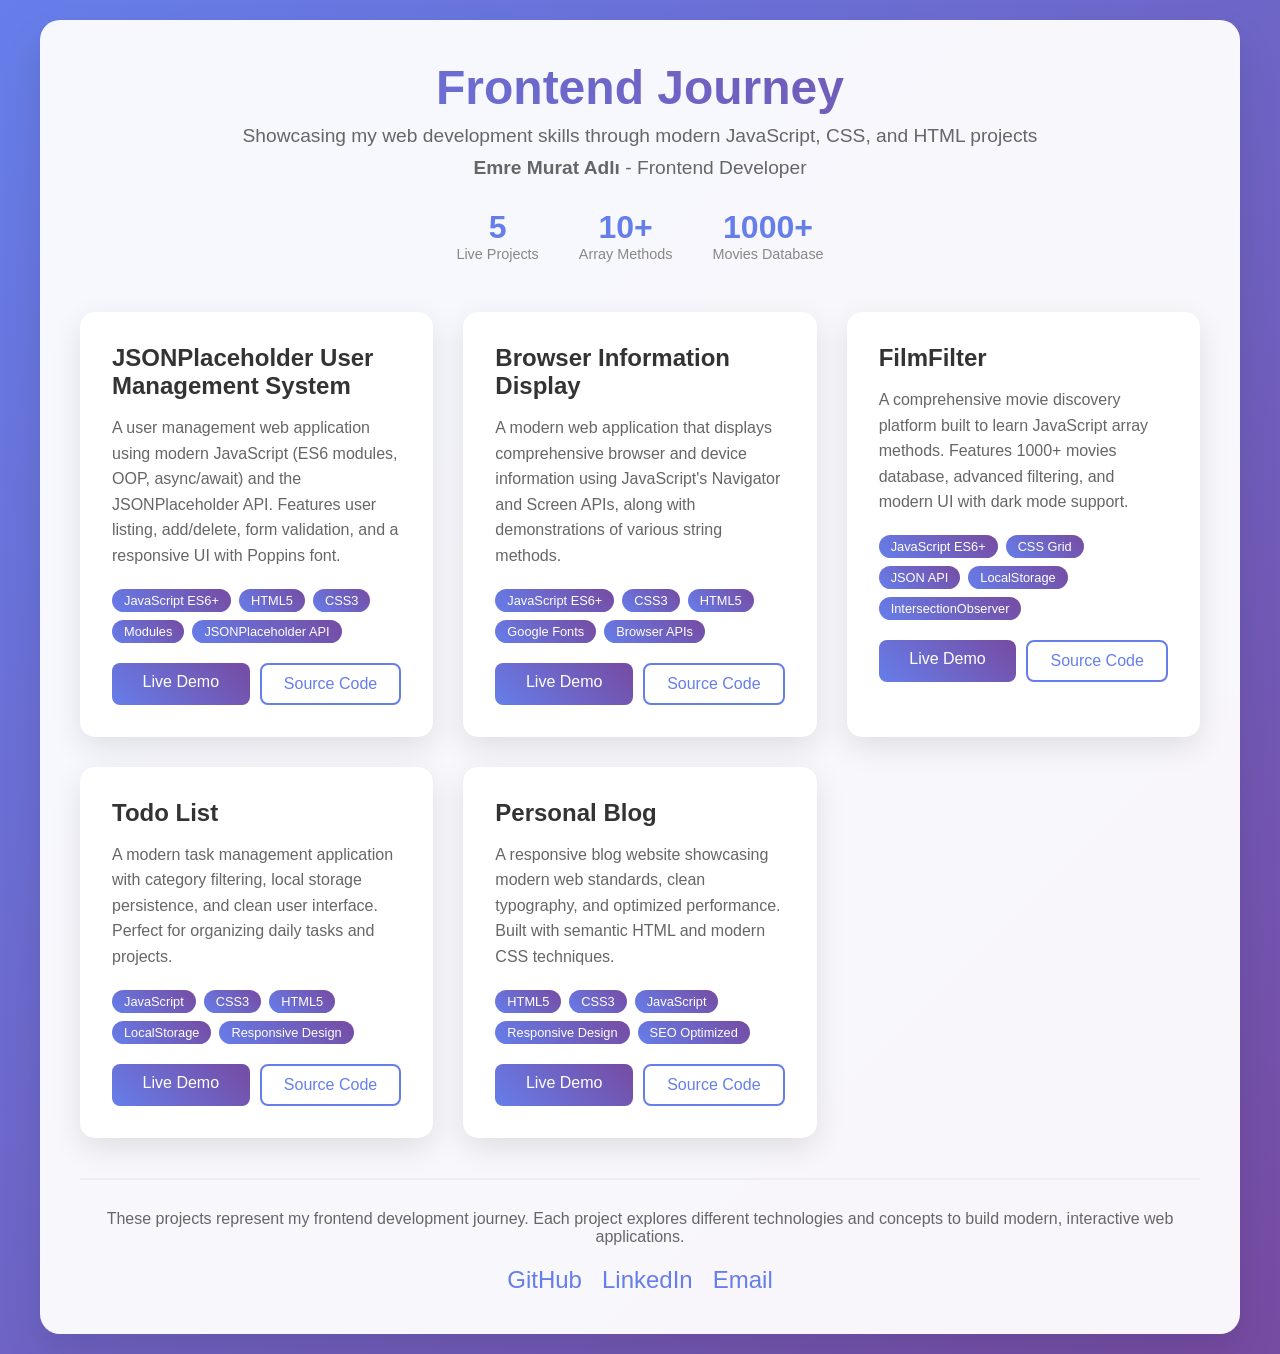
<file: index.html>
﻿<!DOCTYPE html>
<html lang="en">
<head>
    <meta charset="UTF-8">
    <meta name="viewport" content="width=device-width, initial-scale=1.0">
    <title>Frontend Journey - Emre Murat Adlı</title>
    <style>
        * { margin: 0; padding: 0; box-sizing: border-box; }
        body {
            font-family: 'Segoe UI', Tahoma, Geneva, Verdana, sans-serif;
            background: linear-gradient(135deg, #667eea 0%, #764ba2 100%);
            min-height: 100vh;
            padding: 20px;
        }
        .container {
            max-width: 1200px;
            margin: 0 auto;
            background: rgba(255, 255, 255, 0.95);
            border-radius: 20px;
            padding: 40px;
            box-shadow: 0 20px 40px rgba(0, 0, 0, 0.1);
        }
        .header { text-align: center; margin-bottom: 50px; }
        .header h1 {
            font-size: 3rem;
            color: #333;
            margin-bottom: 10px;
            background: linear-gradient(45deg, #667eea, #764ba2);
            -webkit-background-clip: text;
            -webkit-text-fill-color: transparent;
            background-clip: text;
        }
        .header p { font-size: 1.2rem; color: #666; margin-bottom: 10px; }
        .subtitle { font-size: 1rem; color: #888; margin-bottom: 30px; }
        .projects-grid { 
            display: grid;
            grid-template-columns: repeat(auto-fit, minmax(350px, 1fr));
            gap: 30px;
            margin-bottom: 40px;
        }
        .project-card {
            background: white;
            border-radius: 15px;
            padding: 30px;
            box-shadow: 0 10px 30px rgba(0, 0, 0, 0.1);
            transition: transform 0.3s ease, box-shadow 0.3s ease;
            border: 2px solid transparent;
        }
        .project-card:hover {
            transform: translateY(-5px);
            box-shadow: 0 20px 40px rgba(0, 0, 0, 0.15);
            border-color: #667eea;
        }
        .project-card h3 {
            font-size: 1.5rem;
            color: #333;
            margin-bottom: 15px;
            display: flex;
            align-items: center;
            gap: 10px;
        }
        .project-card p { color: #666; line-height: 1.6; margin-bottom: 20px; }
        .tech-stack {
            display: flex;
            flex-wrap: wrap;
            gap: 8px;
            margin-bottom: 20px;
        }
        .tech-tag {
            background: linear-gradient(45deg, #667eea, #764ba2);
            color: white;
            padding: 4px 12px;
            border-radius: 20px;
            font-size: 0.8rem;
            font-weight: 500;
        }
        .project-links { display: flex; gap: 10px; flex-wrap: wrap; }
        .btn {
            padding: 10px 20px;
            border-radius: 8px;
            text-decoration: none;
            font-weight: 500;
            transition: all 0.3s ease;
            text-align: center;
            flex: 1;
            min-width: 120px;
        }
        .btn-primary {
            background: linear-gradient(45deg, #667eea, #764ba2);
            color: white;
        }
        .btn-primary:hover {
            transform: translateY(-2px);
            box-shadow: 0 5px 15px rgba(102, 126, 234, 0.4);
        }
        .btn-secondary {
            background: transparent;
            color: #667eea;
            border: 2px solid #667eea;
        }
        .btn-secondary:hover { background: #667eea; color: white; }
        .footer {
            text-align: center;
            margin-top: 40px;
            padding-top: 30px;
            border-top: 2px solid #eee;
        }
        .footer p { color: #666; margin-bottom: 20px; }
        .social-links {
            display: flex;
            justify-content: center;
            gap: 20px;
        }
        .social-links a {
            color: #667eea;
            font-size: 1.5rem;
            text-decoration: none;
            transition: transform 0.3s ease;
        }
        .social-links a:hover { transform: scale(1.2); }
        .stats {
            display: flex;
            justify-content: center;
            gap: 40px;
            margin: 30px 0;
            flex-wrap: wrap;
        }
        .stat { text-align: center; }
        .stat-number {
            font-size: 2rem;
            font-weight: bold;
            color: #667eea;
        }
        .stat-label { font-size: 0.9rem; color: #888; }
        @media (max-width: 768px) {
            .header h1 { font-size: 2rem; }
            .projects-grid { grid-template-columns: 1fr; }
            .project-links { flex-direction: column; }
            .stats { gap: 20px; }
        }
    </style>
</head>
<body>
    <div class="container">
        <div class="header">
            <h1>Frontend Journey</h1>
            <p>Showcasing my web development skills through modern JavaScript, CSS, and HTML projects</p>
            <p class="subtitle"><strong>Emre Murat Adlı</strong> - Frontend Developer</p>
            <div class="stats">
                <div class="stat">
                    <div class="stat-number">5</div>
                    <div class="stat-label">Live Projects</div>
                </div>
                <div class="stat">
                    <div class="stat-number">10+</div>
                    <div class="stat-label">Array Methods</div>
                </div>
                <div class="stat">
                    <div class="stat-number">1000+</div>
                    <div class="stat-label">Movies Database</div>
                </div>
            </div>
        </div>
        <div class="projects-grid">
            <div class="project-card">
                <h3>JSONPlaceholder User Management System</h3>
                <p>A user management web application using modern JavaScript (ES6 modules, OOP, async/await) and the JSONPlaceholder API. Features user listing, add/delete, form validation, and a responsive UI with Poppins font.</p>
                <div class="tech-stack">
                    <span class="tech-tag">JavaScript ES6+</span>
                    <span class="tech-tag">HTML5</span>
                    <span class="tech-tag">CSS3</span>
                    <span class="tech-tag">Modules</span>
                    <span class="tech-tag">JSONPlaceholder API</span>
                </div>
                <div class="project-links">
                    <a href="js-modules-api-project/" class="btn btn-primary">Live Demo</a>
                    <a href="https://github.com/emremuratadli/frontend-journey/tree/main/js-modules-api-project" class="btn btn-secondary">Source Code</a>
                </div>
            </div>
            <div class="project-card">
                <h3>Browser Information Display</h3>
                <p>A modern web application that displays comprehensive browser and device information using JavaScript's Navigator and Screen APIs, along with demonstrations of various string methods.</p>
                <div class="tech-stack">
                    <span class="tech-tag">JavaScript ES6+</span>
                    <span class="tech-tag">CSS3</span>
                    <span class="tech-tag">HTML5</span>
                    <span class="tech-tag">Google Fonts</span>
                    <span class="tech-tag">Browser APIs</span>
                </div>
                <div class="project-links">
                    <a href="browser-info-project/" class="btn btn-primary">Live Demo</a>
                    <a href="https://github.com/emremuratadli/frontend-journey/tree/main/browser-info-project" class="btn btn-secondary">Source Code</a>
                </div>
            </div>
            <div class="project-card">
                <h3>FilmFilter</h3>
                <p>A comprehensive movie discovery platform built to learn JavaScript array methods. Features 1000+ movies database, advanced filtering, and modern UI with dark mode support.</p>
                <div class="tech-stack">
                    <span class="tech-tag">JavaScript ES6+</span>
                    <span class="tech-tag">CSS Grid</span>
                    <span class="tech-tag">JSON API</span>
                    <span class="tech-tag">LocalStorage</span>
                    <span class="tech-tag">IntersectionObserver</span>
                </div>
                <div class="project-links">
                    <a href="film-filter-project/" class="btn btn-primary">Live Demo</a>
                    <a href="https://github.com/emremuratadli/frontend-journey/tree/main/film-filter-project" class="btn btn-secondary">Source Code</a>
                </div>
            </div>
            <div class="project-card">
                <h3>Todo List</h3>
                <p>A modern task management application with category filtering, local storage persistence, and clean user interface. Perfect for organizing daily tasks and projects.</p>
                <div class="tech-stack">
                    <span class="tech-tag">JavaScript</span>
                    <span class="tech-tag">CSS3</span>
                    <span class="tech-tag">HTML5</span>
                    <span class="tech-tag">LocalStorage</span>
                    <span class="tech-tag">Responsive Design</span>
                </div>
                <div class="project-links">
                    <a href="todo-list-project/" class="btn btn-primary">Live Demo</a>
                    <a href="https://github.com/emremuratadli/frontend-journey/tree/main/todo-list-project" class="btn btn-secondary">Source Code</a>
                </div>
            </div>
            <div class="project-card">
                <h3>Personal Blog</h3>
                <p>A responsive blog website showcasing modern web standards, clean typography, and optimized performance. Built with semantic HTML and modern CSS techniques.</p>
                <div class="tech-stack">
                    <span class="tech-tag">HTML5</span>
                    <span class="tech-tag">CSS3</span>
                    <span class="tech-tag">JavaScript</span>
                    <span class="tech-tag">Responsive Design</span>
                    <span class="tech-tag">SEO Optimized</span>
                </div>
                <div class="project-links">
                    <a href="my-blog-project/" class="btn btn-primary">Live Demo</a>
                    <a href="https://github.com/emremuratadli/frontend-journey/tree/main/my-blog-project" class="btn btn-secondary">Source Code</a>
                </div>
            </div>
        </div>
        <div class="footer">
            <p>These projects represent my frontend development journey. Each project explores different technologies and concepts to build modern, interactive web applications.</p>
            <div class="social-links">
                <a href="https://github.com/emremuratadli" title="GitHub" target="_blank">GitHub</a>
                <a href="#" title="LinkedIn" target="_blank">LinkedIn</a>
                <a href="#" title="Email" target="_blank">Email</a>
            </div>
        </div>
    </div>
</body>
</html>
</file>
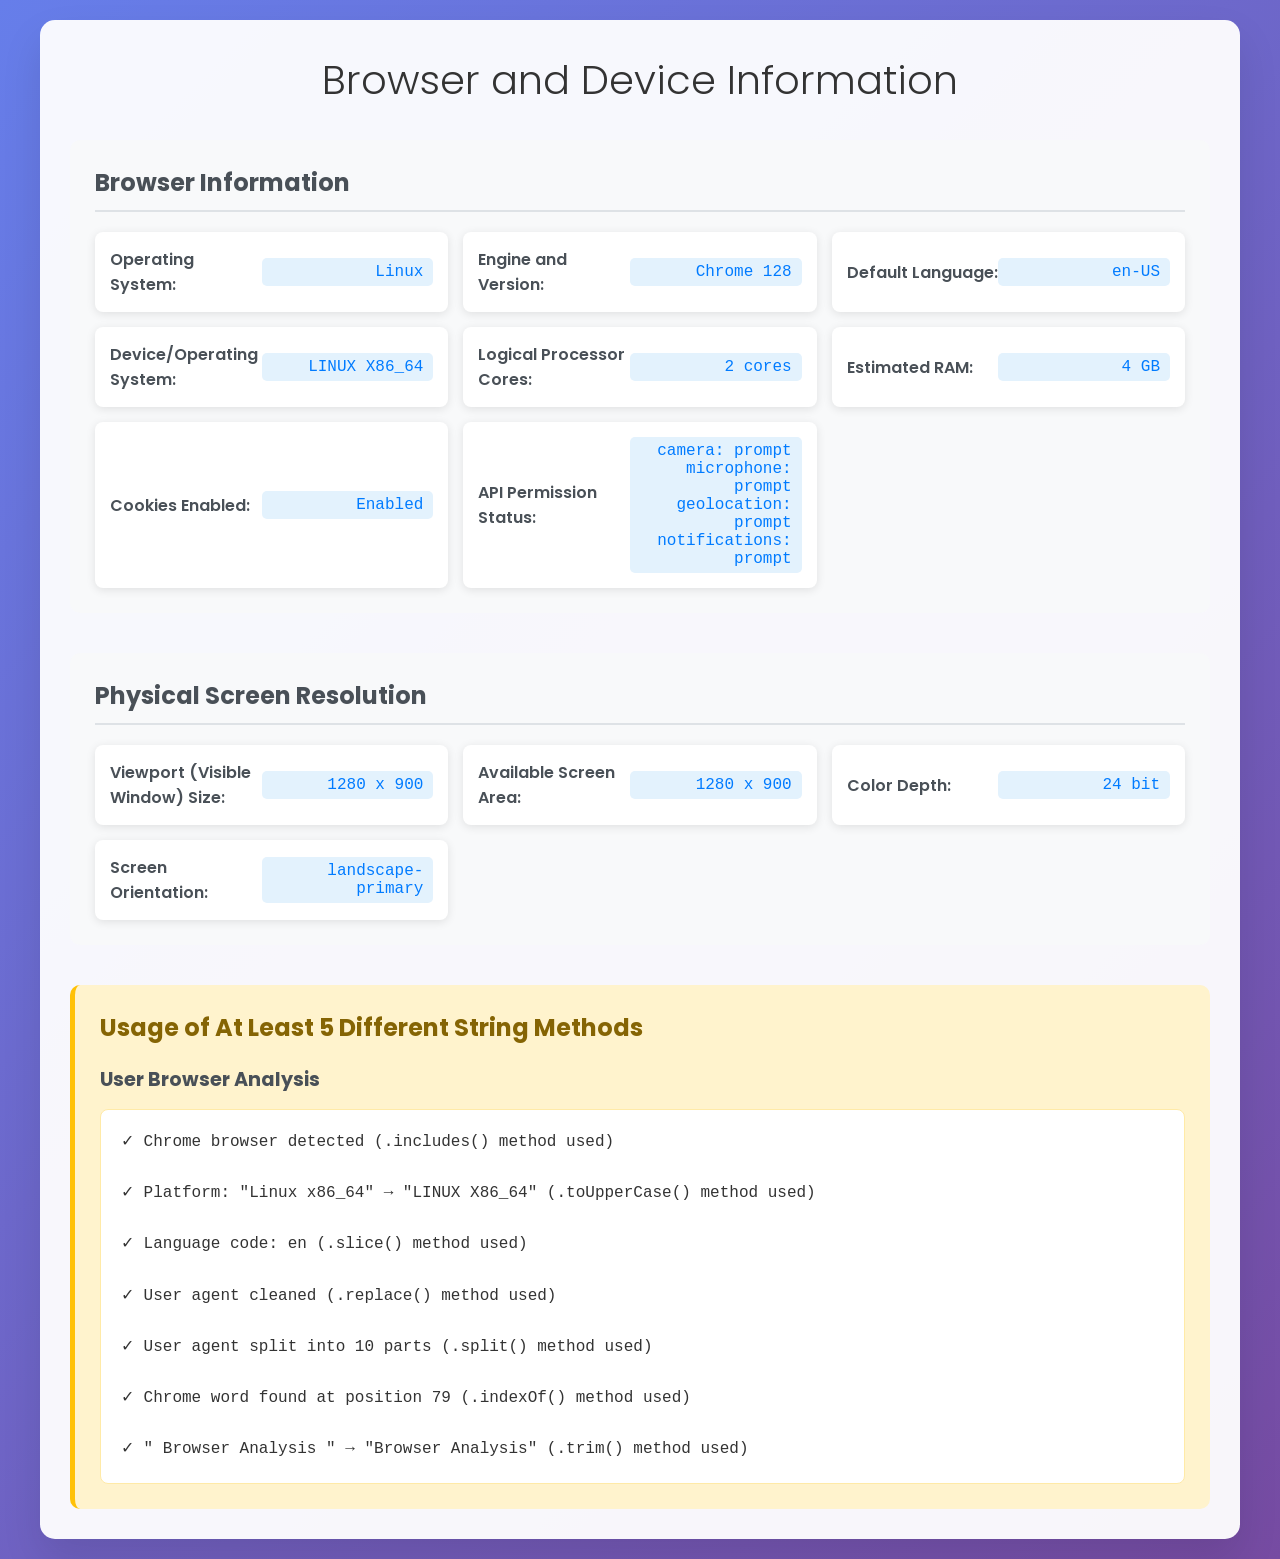
<file: browser-info-project/index.html>
<!DOCTYPE html>
<html lang="en">
<head>
    <meta charset="UTF-8">
    <meta name="viewport" content="width=device-width, initial-scale=1.0">
    <title>Browser and Device Information Display</title>
    <link rel="stylesheet" href="style.css">
</head>
<body>
    <div class="container">
        <h1>Browser and Device Information</h1>
        
        <div class="info-section">
            <h2>Browser Information</h2>
            <div class="info-grid">
                <div class="info-item">
                    <span class="label">Operating System:</span>
                    <span id="os-info" class="value">-</span>
                </div>
                <div class="info-item">
                    <span class="label">Engine and Version:</span>
                    <span id="browser-info" class="value">-</span>
                </div>
                <div class="info-item">
                    <span class="label">Default Language:</span>
                    <span id="language-info" class="value">-</span>
                </div>
                <div class="info-item">
                    <span class="label">Device/Operating System:</span>
                    <span id="device-info" class="value">-</span>
                </div>
                <div class="info-item">
                    <span class="label">Logical Processor Cores:</span>
                    <span id="cpu-info" class="value">-</span>
                </div>
                <div class="info-item">
                    <span class="label">Estimated RAM:</span>
                    <span id="ram-info" class="value">-</span>
                </div>
                <div class="info-item">
                    <span class="label">Cookies Enabled:</span>
                    <span id="cookies-info" class="value">-</span>
                </div>
                <div class="info-item">
                    <span class="label">API Permission Status:</span>
                    <span id="permissions-info" class="value">-</span>
                </div>
            </div>
        </div>

        <div class="info-section">
            <h2>Physical Screen Resolution</h2>
            <div class="info-grid">
                <div class="info-item">
                    <span class="label">Viewport (Visible Window) Size:</span>
                    <span id="viewport-info" class="value">-</span>
                </div>
                <div class="info-item">
                    <span class="label">Available Screen Area:</span>
                    <span id="available-screen-info" class="value">-</span>
                </div>
                <div class="info-item">
                    <span class="label">Color Depth:</span>
                    <span id="color-depth-info" class="value">-</span>
                </div>
                <div class="info-item">
                    <span class="label">Screen Orientation:</span>
                    <span id="orientation-info" class="value">-</span>
                </div>
            </div>
        </div>

        <div class="string-demo">
            <h2>Usage of At Least 5 Different String Methods</h2>
            <div class="demo-item">
                <h3>User Browser Analysis</h3>
                <p id="string-demo-result">-</p>
            </div>
        </div>
    </div>

    <script src="script.js"></script>
</body>
</html>
</file>
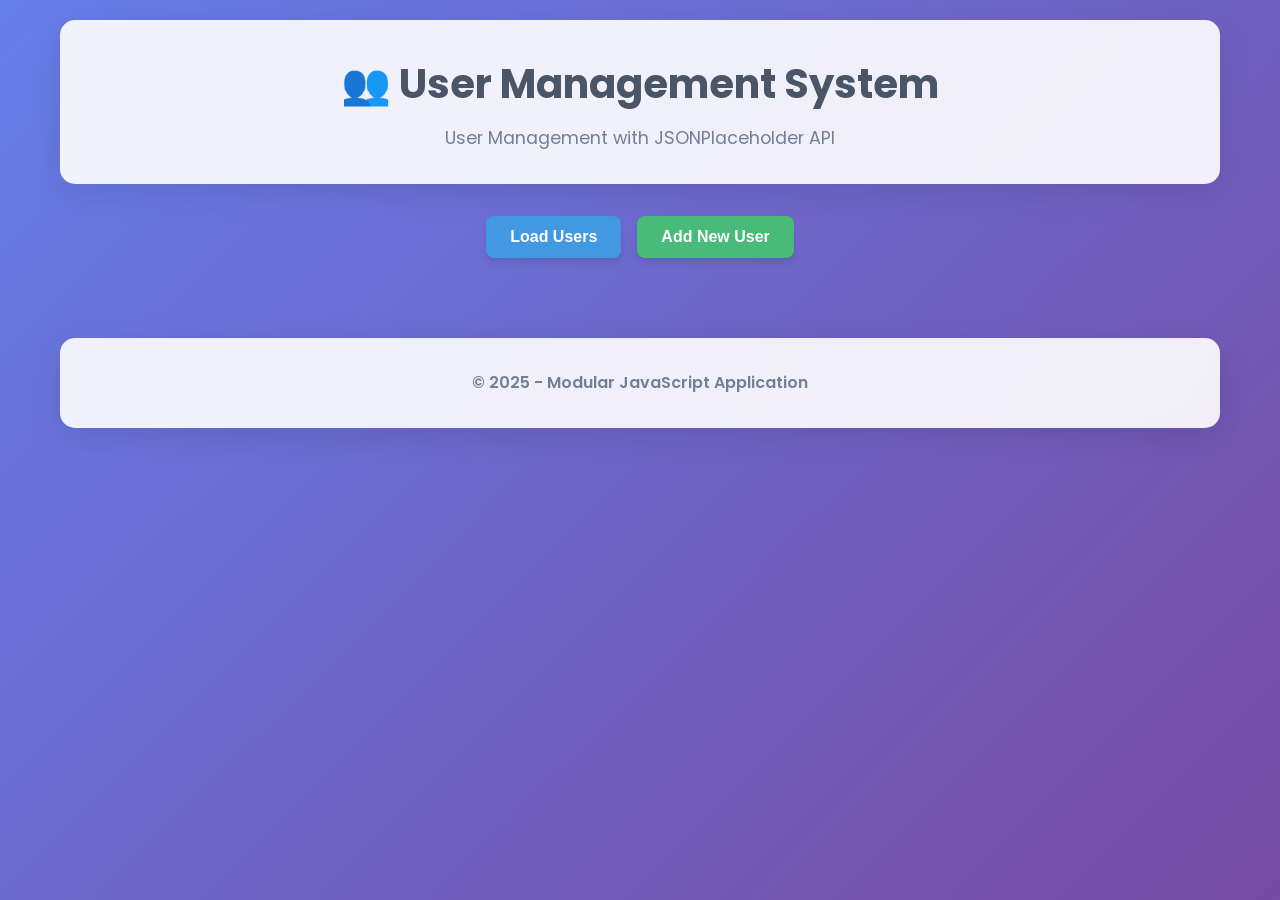
<file: js-modules-api-project/index.html>
<!DOCTYPE html>
<html lang="en">
<head>
    <meta charset="UTF-8">
    <meta name="viewport" content="width=device-width, initial-scale=1.0">
    <title>JSONPlaceholder User Manager</title>
    <link rel="stylesheet" href="style.css">
</head>
<body>
    <div class="container">
        <header>
            <h1>👥 User Management System</h1>
            <p>User Management with JSONPlaceholder API</p>
        </header>

        <main>
            <section class="controls">
                <button id="loadUsersBtn" class="btn btn-primary">Load Users</button>
                <button id="addUserBtn" class="btn btn-success">Add New User</button>
                <div class="loading" id="loading" style="display: none;">
                    <div class="spinner"></div>
                    <span>Loading...</span>
                </div>
            </section>

            <section class="user-form" id="userForm" style="display: none;">
                <h3>Create New User</h3>
                <form id="createUserForm">
                    <div class="form-group">
                        <label for="userName">Name:</label>
                        <input type="text" id="userName" name="name" required>
                    </div>
                    <div class="form-group">
                        <label for="userEmail">Email:</label>
                        <input type="email" id="userEmail" name="email" required>
                    </div>
                    <div class="form-group">
                        <label for="userPhone">Phone:</label>
                        <input type="tel" id="userPhone" name="phone" required>
                    </div>
                    <div class="form-group">
                        <label for="userWebsite">Website:</label>
                        <input type="url" id="userWebsite" name="website" required>
                    </div>
                    <div class="form-actions">
                        <button type="submit" class="btn btn-success">Save</button>
                        <button type="button" id="cancelBtn" class="btn btn-secondary">Cancel</button>
                    </div>
                </form>
            </section>

            <section class="users-container">
                <div id="usersGrid" class="users-grid">
                    <!-- Users will be displayed here -->
                </div>
            </section>
        </main>

        <footer>
            <p>&copy; 2025 - Modular JavaScript Application</p>
        </footer>
    </div>

    <script type="module" src="script.js"></script>
</body>
</html>
</file>
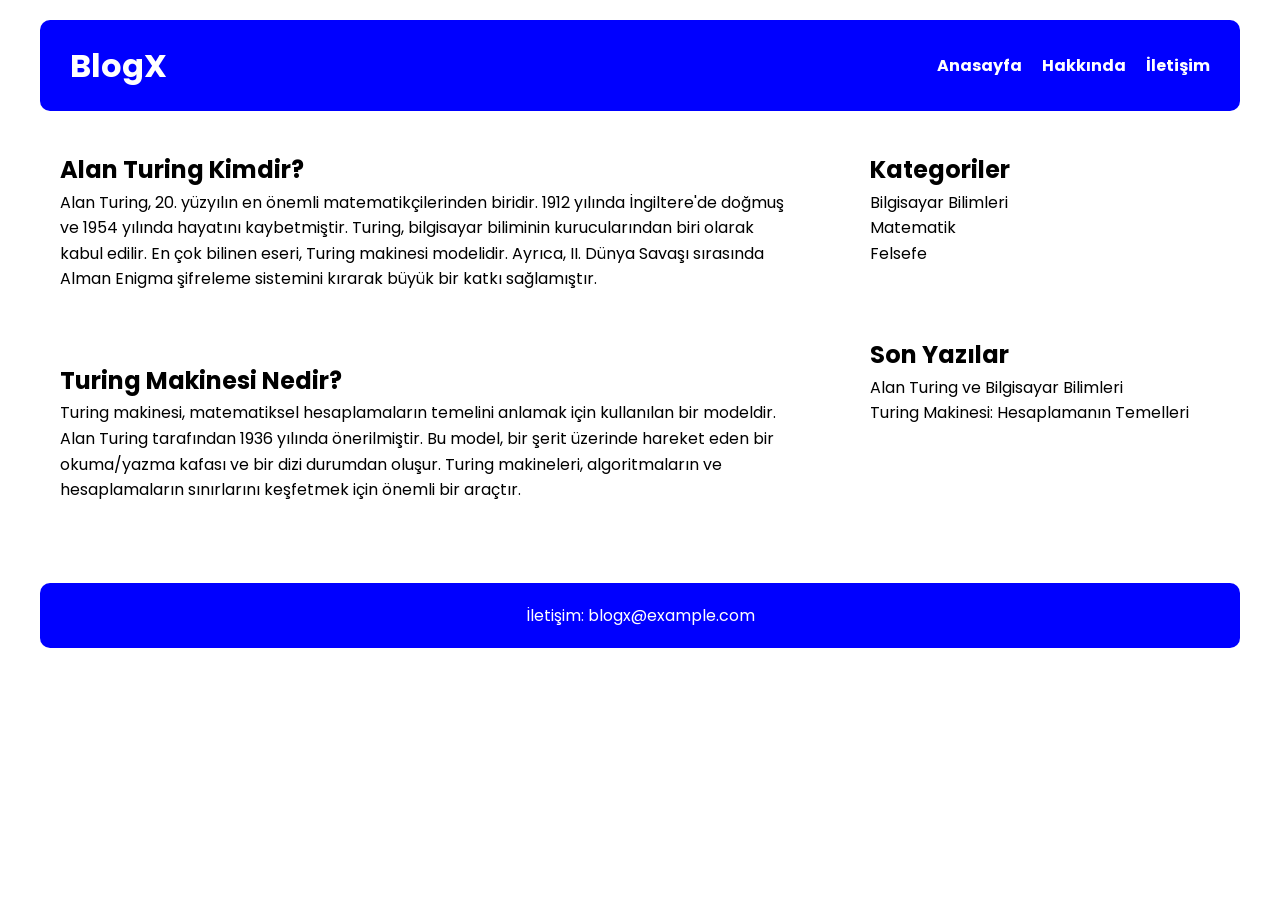
<file: my-blog-project/index.html>
<!DOCTYPE html>
<html lang="tr">
  <head>
    <meta charset="UTF-8" />
    <meta name="viewport" content="width=device-width, initial-scale=1.0" />
    <title>BlogX</title>
    <link
      href="https://fonts.googleapis.com/css2?family=Poppins&display=swap"
      rel="stylesheet"
    />
    <link rel="stylesheet" href="style.css" />
  </head>
  <body>
    <!-- Header section start -->
    <header>
      <h1>BlogX</h1>
      <nav>
        <a href="#">Anasayfa</a>
        <a href="#">Hakkında</a>
        <a href="#">İletişim</a>
      </nav>
    </header>
    <!-- Header section end -->

    <div class="content">
      <!-- Main section start -->
      <main>
        <section>
          <h2>Alan Turing Kimdir?</h2>
          <article>
            Alan Turing, 20. yüzyılın en önemli matematikçilerinden biridir. 1912
          yılında İngiltere'de doğmuş ve 1954 yılında hayatını kaybetmiştir.
          Turing, bilgisayar biliminin kurucularından biri olarak kabul edilir.
          En çok bilinen eseri, Turing makinesi modelidir. Ayrıca, II. Dünya
          Savaşı sırasında Alman Enigma şifreleme sistemini kırarak büyük bir
          katkı sağlamıştır.
          </article>
        </section>
        <section>
          <h2>Turing Makinesi Nedir?</h2>
          <article>
          Turing makinesi, matematiksel hesaplamaların temelini anlamak için
          kullanılan bir modeldir. Alan Turing tarafından 1936 yılında
          önerilmiştir. Bu model, bir şerit üzerinde hareket eden bir
          okuma/yazma kafası ve bir dizi durumdan oluşur. Turing makineleri,
          algoritmaların ve hesaplamaların sınırlarını keşfetmek için önemli bir
          araçtır.
          </article>
        </section>
      </main>
      <!-- Main section end -->
      <!-- Aside section start -->
      <aside>
        <section>
          <h2>Kategoriler</h2>
          <article>Bilgisayar Bilimleri</article>
          <article>Matematik</article>
          <article>Felsefe</article>
        </section>
        <section>
          <h2>Son Yazılar</h2>
          <article>Alan Turing ve Bilgisayar Bilimleri</article>
          <article>Turing Makinesi: Hesaplamanın Temelleri</article>
        </section>
      </aside>
      <!-- Aside section end -->
    </div>
    <!-- Footer section start -->
    <footer>
      <article>
        İletişim: blogx@example.com
       </article>
    </footer>
    <!-- Footer section end -->
  </body>
</html>
</file>
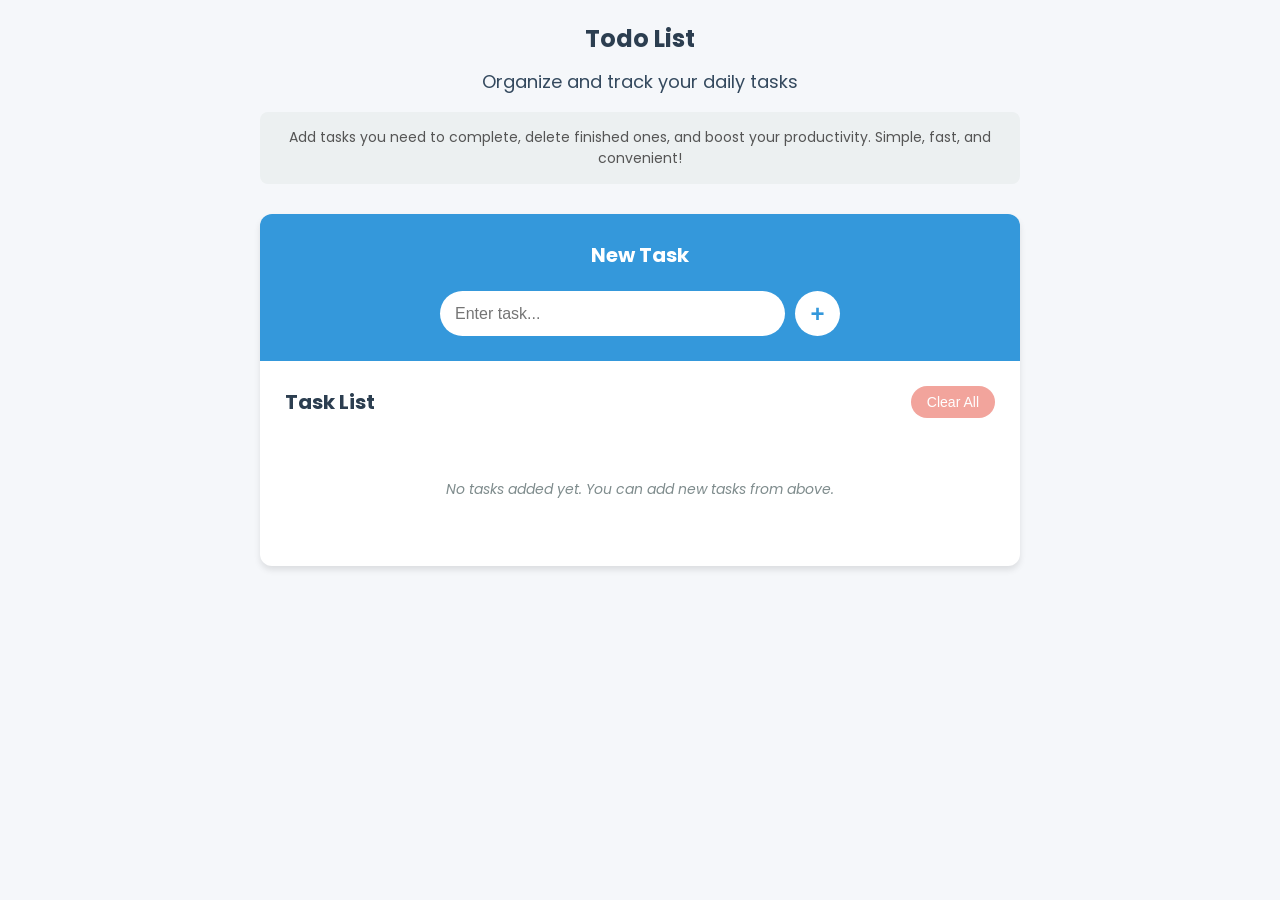
<file: todo-list-project/index.html>
<!DOCTYPE html>
<html lang="en">
<head>
    <meta charset="UTF-8">
    <meta name="viewport" content="width=device-width, initial-scale=1.0">
    <title>Todo List - Task Manager</title>
    <link rel="preconnect" href="https://fonts.googleapis.com">
    <link rel="preconnect" href="https://fonts.gstatic.com" crossorigin>
    <link href="https://fonts.googleapis.com/css2?family=Poppins:wght@300;400;500;600;700&display=swap" rel="stylesheet">
    <link rel="stylesheet" href="style.css">
</head>
<body>
    <div class="container">
        <header>
            <h1>Todo List</h1>
            <p class="subtitle">Organize and track your daily tasks</p>
            <p class="description">Add tasks you need to complete, delete finished ones, and boost your productivity. Simple, fast, and convenient!</p>
        </header>

        <div class="todo-app">
            <div class="task-section">
                <h2>New Task</h2>
                <div class="input-container">
                    <input type="text" id="taskInput" placeholder="Enter task...">
                    <button id="addBtn" class="add-btn">+</button>
                </div>
            </div>

            <div class="todo-section">
                <div class="section-header">
                    <h2>Task List</h2>
                    <button id="clearAllBtn" class="clear-btn">Clear All</button>
                </div>
                
                <ul id="todoList" class="todo-list">
                    <!-- Tasks will be dynamically added here -->
                </ul>
                
                <div id="emptyState" class="empty-state">
                    <p>No tasks added yet. You can add new tasks from above.</p>
                </div>
            </div>
        </div>
    </div>

    <script src="script.js"></script>
</body>
</html>
</file>
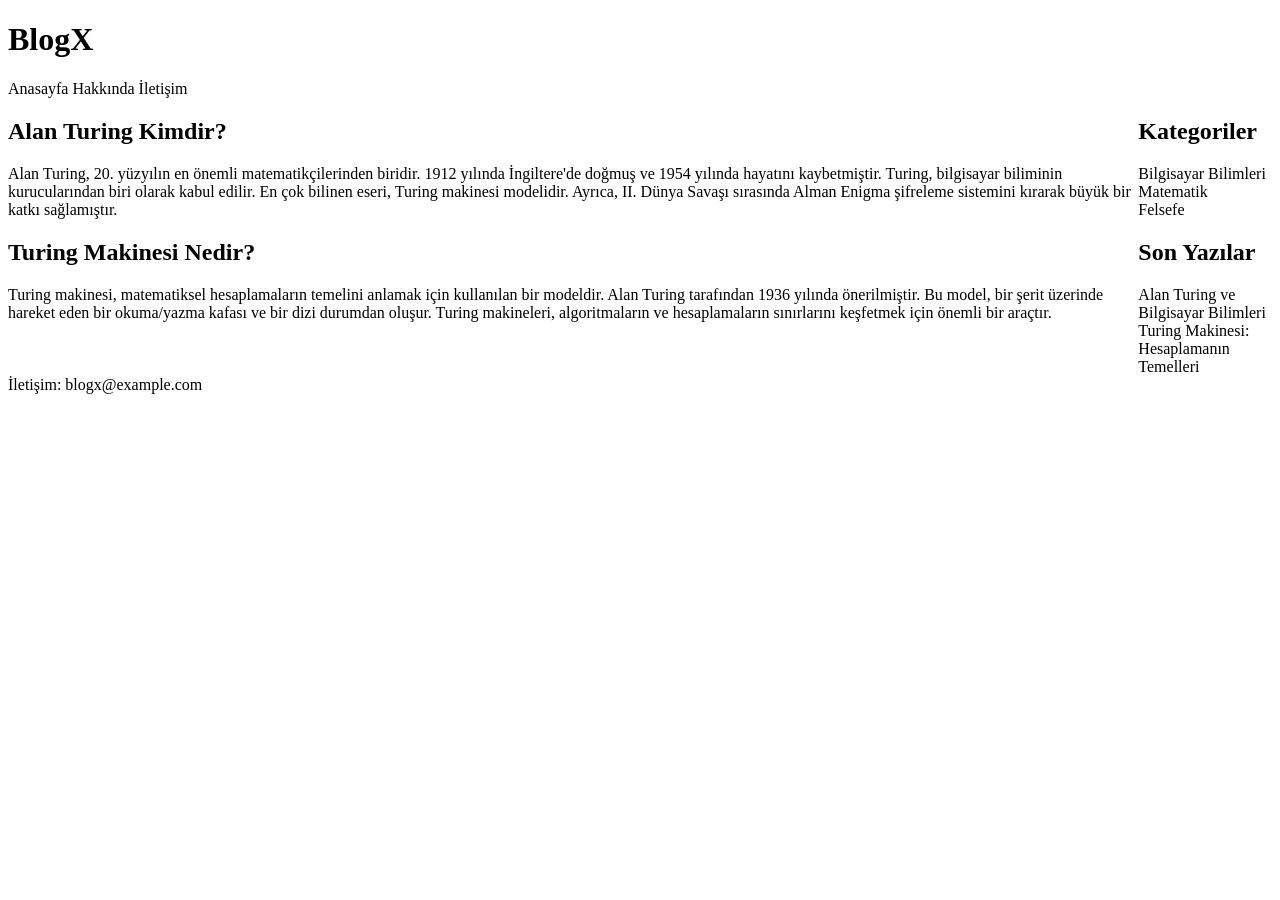
<file: my-blog-project/blog-template.html>
<!DOCTYPE html>
<html lang="en">
  <head>
    <meta charset="UTF-8" />
    <meta name="viewport" content="width=device-width, initial-scale=1.0" />
    <title>BlogX</title>
  </head>
  <body>
    <!-- Header section start -->
    <header>
      <h1>BlogX</h1>
      <nav>Anasayfa Hakkında İletişim</nav>
    </header>
    <!-- Header section end -->
    <div style="display: flex;">
        <!-- Main section start -->
    <main>
      <section>
        <h2>Alan Turing Kimdir?</h2>
        <article>
          Alan Turing, 20. yüzyılın en önemli matematikçilerinden biridir. 1912
          yılında İngiltere'de doğmuş ve 1954 yılında hayatını kaybetmiştir.
          Turing, bilgisayar biliminin kurucularından biri olarak kabul edilir.
          En çok bilinen eseri, Turing makinesi modelidir. Ayrıca, II. Dünya
          Savaşı sırasında Alman Enigma şifreleme sistemini kırarak büyük bir
          katkı sağlamıştır.
        </article>
      </section>
      <section>
        <h2>Turing Makinesi Nedir?</h2>
        <article>
          Turing makinesi, matematiksel hesaplamaların temelini anlamak için
          kullanılan bir modeldir. Alan Turing tarafından 1936 yılında
          önerilmiştir. Bu model, bir şerit üzerinde hareket eden bir
          okuma/yazma kafası ve bir dizi durumdan oluşur. Turing makineleri,
          algoritmaların ve hesaplamaların sınırlarını keşfetmek için önemli bir
          araçtır.
        </article>
      </section>
    </main>
    <!-- Main section end -->
    <!-- Aside section start -->
    <aside>
      <section>
        <h2>Kategoriler</h2>
        <article>Bilgisayar Bilimleri</article>
        <article>Matematik</article>
        <article>Felsefe</article>
      </section>
      <section>
        <h2>Son Yazılar</h2>
        <article>Alan Turing ve Bilgisayar Bilimleri</article>
        <article>Turing Makinesi: Hesaplamanın Temelleri</article>
      </section>
    </aside>
    <!-- aside section end -->
    </div>
    <!-- footer section start -->
    <footer>
       <article>
        İletişim: blogx@example.com
       </article>
   </footer>
    <!-- footer section end -->
  </body>
</html>
</file>
<file: browser-info-project/style.css>
@import url('https://fonts.googleapis.com/css2?family=Poppins:wght@300;400;500;600;700&display=swap');

* {
    margin: 0;
    padding: 0;
    box-sizing: border-box;
}

body {
    font-family: 'Poppins', sans-serif;
    background: linear-gradient(135deg, #667eea 0%, #764ba2 100%);
    min-height: 100vh;
    padding: 20px;
}

.container {
    max-width: 1200px;
    margin: 0 auto;
    background: rgba(255, 255, 255, 0.95);
    border-radius: 15px;
    padding: 30px;
    box-shadow: 0 20px 40px rgba(0, 0, 0, 0.1);
}

h1 {
    text-align: center;
    color: #333;
    margin-bottom: 30px;
    font-size: 2.5rem;
    font-weight: 300;
}

.info-section {
    margin-bottom: 40px;
    background: #f8f9fa;
    border-radius: 10px;
    padding: 25px;
}

.info-section h2 {
    color: #495057;
    margin-bottom: 20px;
    font-size: 1.5rem;
    border-bottom: 2px solid #dee2e6;
    padding-bottom: 10px;
}

.info-grid {
    display: grid;
    grid-template-columns: repeat(auto-fit, minmax(300px, 1fr));
    gap: 15px;
}

.info-item {
    background: white;
    padding: 15px;
    border-radius: 8px;
    box-shadow: 0 2px 10px rgba(0, 0, 0, 0.1);
    display: flex;
    justify-content: space-between;
    align-items: center;
}

.label {
    font-weight: 600;
    color: #495057;
    flex: 1;
}

.value {
    color: #007bff;
    font-weight: 500;
    background: #e3f2fd;
    padding: 5px 10px;
    border-radius: 5px;
    font-family: 'Courier New', monospace;
    flex: 1;
    text-align: right;
}

.string-demo {
    background: #fff3cd;
    border-radius: 10px;
    padding: 25px;
    border-left: 5px solid #ffc107;
}

.string-demo h2 {
    color: #856404;
    margin-bottom: 20px;
    font-size: 1.5rem;
}

.demo-item h3 {
    color: #495057;
    margin-bottom: 15px;
    font-size: 1.2rem;
}

#string-demo-result {
    background: white;
    padding: 20px;
    border-radius: 8px;
    border: 1px solid #ffeaa7;
    font-family: 'Courier New', monospace;
    line-height: 1.6;
    color: #333;
}

/* Responsive Design */
@media (max-width: 768px) {
    .container {
        padding: 20px;
        margin: 10px;
    }
    
    h1 {
        font-size: 2rem;
    }
    
    .info-grid {
        grid-template-columns: 1fr;
    }
    
    .info-item {
        flex-direction: column;
        align-items: flex-start;
        gap: 10px;
    }
    
    .value {
        text-align: left;
        width: 100%;
    }
}

/* Loading Animation */
.loading {
    opacity: 0.6;
    animation: pulse 1.5s infinite;
}

@keyframes pulse {
    0% { opacity: 0.6; }
    50% { opacity: 1; }
    100% { opacity: 0.6; }
}
</file>
<file: js-modules-api-project/style.css>
/* Reset and Base Styles */
@import url('https://fonts.googleapis.com/css2?family=Poppins:wght@400;600;700&display=swap');
* {
    margin: 0;
    padding: 0;
    box-sizing: border-box;
}

body {
    font-family: 'Poppins', 'Segoe UI', Tahoma, Geneva, Verdana, sans-serif;
    line-height: 1.6;
    color: #333;
    background: linear-gradient(135deg, #667eea 0%, #764ba2 100%);
    min-height: 100vh;
}

.container {
    max-width: 1200px;
    margin: 0 auto;
    padding: 20px;
}

/* Header Styles */
header {
    text-align: center;
    margin-bottom: 2rem;
    background: rgba(255, 255, 255, 0.9);
    padding: 2rem;
    border-radius: 15px;
    box-shadow: 0 8px 32px rgba(0, 0, 0, 0.1);
    backdrop-filter: blur(10px);
}

header h1 {
    color: #4a5568;
    margin-bottom: 0.5rem;
    font-size: 2.5rem;
    font-weight: 700;
}

header p {
    color: #718096;
    font-size: 1.1rem;
}

/* Controls Section */
.controls {
    display: flex;
    gap: 1rem;
    margin-bottom: 2rem;
    align-items: center;
    justify-content: center;
    flex-wrap: wrap;
}

.btn {
    padding: 12px 24px;
    border: none;
    border-radius: 8px;
    cursor: pointer;
    font-size: 1rem;
    font-weight: 600;
    transition: all 0.3s ease;
    text-decoration: none;
    display: inline-block;
    box-shadow: 0 4px 6px rgba(0, 0, 0, 0.1);
}

.btn:hover {
    transform: translateY(-2px);
    box-shadow: 0 6px 12px rgba(0, 0, 0, 0.15);
}

.btn-primary {
    background: #4299e1;
    color: white;
}

.btn-primary:hover {
    background: #3182ce;
}

.btn-success {
    background: #48bb78;
    color: white;
}

.btn-success:hover {
    background: #38a169;
}

.btn-secondary {
    background: #a0aec0;
    color: white;
}

.btn-secondary:hover {
    background: #718096;
}

.btn-danger {
    background: #f56565;
    color: white;
}

.btn-danger:hover {
    background: #e53e3e;
}

/* Loading Animation */
.loading {
    display: flex;
    align-items: center;
    gap: 10px;
    color: #4a5568;
    font-weight: 600;
}

.spinner {
    width: 20px;
    height: 20px;
    border: 2px solid #e2e8f0;
    border-top: 2px solid #4299e1;
    border-radius: 50%;
    animation: spin 1s linear infinite;
}

@keyframes spin {
    0% { transform: rotate(0deg); }
    100% { transform: rotate(360deg); }
}

/* Form Styles */
.user-form {
    background: rgba(255, 255, 255, 0.95);
    padding: 2rem;
    border-radius: 15px;
    margin-bottom: 2rem;
    box-shadow: 0 8px 32px rgba(0, 0, 0, 0.1);
    backdrop-filter: blur(10px);
}

.user-form h3 {
    color: #4a5568;
    margin-bottom: 1.5rem;
    text-align: center;
    font-size: 1.5rem;
}

.form-group {
    margin-bottom: 1.5rem;
}

.form-group label {
    display: block;
    margin-bottom: 0.5rem;
    color: #4a5568;
    font-weight: 600;
}

.form-group input {
    width: 100%;
    padding: 12px;
    border: 2px solid #e2e8f0;
    border-radius: 8px;
    font-size: 1rem;
    transition: border-color 0.3s ease;
}

.form-group input:focus {
    outline: none;
    border-color: #4299e1;
    box-shadow: 0 0 0 3px rgba(66, 153, 225, 0.1);
}

.form-actions {
    display: flex;
    gap: 1rem;
    justify-content: center;
    margin-top: 2rem;
}

/* Users Grid */
.users-grid {
    display: grid;
    grid-template-columns: repeat(auto-fill, minmax(300px, 1fr));
    gap: 1.5rem;
    margin-top: 2rem;
}

.user-card {
    background: rgba(255, 255, 255, 0.95);
    border-radius: 15px;
    padding: 1.5rem;
    box-shadow: 0 8px 32px rgba(0, 0, 0, 0.1);
    backdrop-filter: blur(10px);
    transition: all 0.3s ease;
    border: 1px solid rgba(255, 255, 255, 0.2);
}

.user-card:hover {
    transform: translateY(-5px);
    box-shadow: 0 12px 40px rgba(0, 0, 0, 0.15);
}

.user-card h3 {
    color: #4a5568;
    margin-bottom: 1rem;
    font-size: 1.25rem;
    display: flex;
    align-items: center;
    gap: 0.5rem;
}

.user-card h3::before {
    content: "👤";
    font-size: 1.5rem;
}

.user-info {
    margin-bottom: 1rem;
}

.user-info p {
    margin-bottom: 0.5rem;
    color: #718096;
    display: flex;
    align-items: center;
    gap: 0.5rem;
}

.user-info p strong {
    color: #4a5568;
    min-width: 70px;
}

.user-info .email::before { content: "📧"; }
.user-info .phone::before { content: "📱"; }
.user-info .website::before { content: "🌐"; }

.user-actions {
    display: flex;
    gap: 0.5rem;
    justify-content: center;
    margin-top: 1rem;
}

.user-actions .btn {
    padding: 8px 16px;
    font-size: 0.9rem;
}

/* Footer */
footer {
    text-align: center;
    margin-top: 3rem;
    padding: 2rem;
    background: rgba(255, 255, 255, 0.9);
    border-radius: 15px;
    box-shadow: 0 8px 32px rgba(0, 0, 0, 0.1);
    backdrop-filter: blur(10px);
}

footer p {
    color: #718096;
    font-weight: 600;
}

/* Responsive Design */
@media (max-width: 768px) {
    .container {
        padding: 10px;
    }
    
    header h1 {
        font-size: 2rem;
    }
    
    .controls {
        flex-direction: column;
    }
    
    .users-grid {
        grid-template-columns: 1fr;
    }
    
    .form-actions {
        flex-direction: column;
    }
    
    .user-actions {
        flex-direction: column;
    }
}

/* Animation Classes */
.fade-in {
    animation: fadeIn 0.5s ease-in;
}

@keyframes fadeIn {
    from {
        opacity: 0;
        transform: translateY(20px);
    }
    to {
        opacity: 1;
        transform: translateY(0);
    }
}

.slide-up {
    animation: slideUp 0.3s ease-out;
}

@keyframes slideUp {
    from {
        opacity: 0;
        transform: translateY(30px);
    }
    to {
        opacity: 1;
        transform: translateY(0);
    }
}

/* Success/Error Messages */
.message {
    padding: 1rem;
    border-radius: 8px;
    margin-bottom: 1rem;
    font-weight: 600;
    text-align: center;
}

.message.success {
    background: #c6f6d5;
    color: #22543d;
    border: 1px solid #9ae6b4;
}

.message.error {
    background: #fed7d7;
    color: #742a2a;
    border: 1px solid #fc8181;
}
</file>
<file: my-blog-project/style.css>
* {
  margin: 0;
  padding: 0;
}
html {
font-size:62.5% /* 1rem = 10px, for easier calculations */
}

body {
   font-size: 1.6rem; /* 16px */
    font-family: 'Poppins', sans-serif;
  line-height: 1.6;
  background-color: white;
  color: black;
  max-width: 1200px;
  margin: auto;
  padding: 2rem;
}

header {
  display: flex;
  justify-content: space-between;
  align-items: center;
  background: blue;
  color: white;
  padding: 2rem 3rem;
  border-radius: 10px;
  margin-bottom: 2rem;
}

nav {
  display: flex;
  gap: 2rem;
}

nav a {
  color: white;
  text-decoration: none;
  font-weight: bold;
}

.content {
  display: grid;
  grid-template-columns: 2fr 1fr;
  gap: 3rem;
}

main section {
  margin-bottom: 3rem;
  background: white;
  padding: 2rem;
  border-radius: 10px;
}

aside section {
  margin-bottom: 3rem;
  background: #fff;
  padding: 2rem;
  border-radius: 10px;
}

footer {
  background: blue;
  color: white;
  text-align: center;
  padding: 2rem;
  margin-top: 3rem;
  border-radius: 10px;
}

@media (max-width: 768px) {
  .content {
    grid-template-columns: 1fr;
  }

  nav {
    flex-direction: column;
    align-items: flex-start;
    gap: 3rem;
  }
}
</file>
<file: todo-list-project/style.css>
* {
    margin: 0;
    padding: 0;
    box-sizing: border-box;
}

html {
    font-size: 62.5%; /* 1rem = 10px */
}

body {
    font-family: 'Poppins', 'Segoe UI', Tahoma, Geneva, Verdana, sans-serif;
    background-color: #f5f7fa;
    color: #333;
    line-height: 1.6;
    font-size: 1.6rem; /* 16px */
}

.container {
    max-width: 80rem; /* 800px */
    margin: 0 auto;
    padding: 2rem; /* 20px */
}

header {
    text-align: center;
    margin-bottom: 3rem; /* 30px */
}

header h1 {
    color: #2c3e50;
    font-size: 2.4rem; /* 24px */
    margin-bottom: 1rem; /* 10px */
}

.subtitle {
    font-size: 1.8rem; /* 18px */
    color: #34495e;
    margin-bottom: 1.5rem; /* 15px */
}

.description {
    background: #ecf0f1;
    padding: 1.5rem; /* 15px */
    border-radius: 0.8rem; /* 8px */
    font-size: 1.4rem; /* 14px */
    color: #555;
    line-height: 1.5;
}

.todo-app {
    background: white;
    border-radius: 1.2rem; /* 12px */
    box-shadow: 0 0.4rem 0.6rem rgba(0, 0, 0, 0.1); /* 0 4px 6px */
    overflow: hidden;
    margin-bottom: 3rem; /* 30px */
}

.task-section {
    background: #3498db;
    color: white;
    padding: 2.5rem; /* 25px */
    text-align: center;
}

.task-section h2 {
    margin-bottom: 2rem; /* 20px */
    font-size: 2rem; /* 20px */
}

.input-container {
    display: flex;
    gap: 1rem; /* 10px */
    max-width: 40rem; /* 400px */
    margin: 0 auto;
}

#taskInput {
    flex: 1;
    padding: 1.2rem 1.5rem; /* 12px 15px */
    border: none;
    border-radius: 2.5rem; /* 25px */
    font-size: 1.6rem; /* 16px */
    outline: none;
}

.add-btn {
    width: 4.5rem; /* 45px */
    height: 4.5rem; /* 45px */
    background: white;
    color: #3498db;
    border: none;
    border-radius: 50%;
    font-size: 2.4rem; /* 24px */
    font-weight: bold;
    cursor: pointer;
    display: flex;
    align-items: center;
    justify-content: center;
    transition: all 0.3s ease;
}

.add-btn:hover {
    background: #2980b9;
    color: white;
    transform: scale(1.05);
}

.todo-section {
    padding: 2.5rem; /* 25px */
}

.section-header {
    display: flex;
    justify-content: space-between;
    align-items: center;
    margin-bottom: 2rem; /* 20px */
}

.section-header h2 {
    color: #2c3e50;
    font-size: 2rem; /* 20px */
}

.clear-btn {
    background: #e74c3c;
    color: white;
    border: none;
    padding: 0.8rem 1.6rem; /* 8px 16px */
    border-radius: 2rem; /* 20px */
    cursor: pointer;
    font-size: 1.4rem; /* 14px */
    transition: all 0.3s ease;
}

.clear-btn:hover {
    background: #c0392b;
    transform: translateY(-0.1rem); /* -1px */
}

.todo-list {
    list-style: none;
}

.todo-item {
    background: #f8f9fa;
    border: 0.1rem solid #e9ecef; /* 1px */
    border-radius: 0.8rem; /* 8px */
    padding: 1.5rem; /* 15px */
    margin-bottom: 1rem; /* 10px */
    display: flex;
    justify-content: space-between;
    align-items: center;
    transition: all 0.3s ease;
}

.todo-item:hover {
    transform: translateY(-0.2rem); /* -2px */
    box-shadow: 0 0.4rem 0.8rem rgba(0, 0, 0, 0.1); /* 0 4px 8px */
}

.todo-text {
    flex: 1;
    font-size: 1.6rem; /* 16px */
    color: #2c3e50;
}

.delete-btn {
    background: #e74c3c;
    color: white;
    border: none;
    width: 3rem; /* 30px */
    height: 3rem; /* 30px */
    border-radius: 50%;
    cursor: pointer;
    font-size: 1.8rem; /* 18px */
    display: flex;
    align-items: center;
    justify-content: center;
    transition: all 0.3s ease;
}

.delete-btn:hover {
    background: #c0392b;
    transform: scale(1.1);
}

.empty-state {
    text-align: center;
    padding: 4rem 2rem; /* 40px 20px */
    color: #7f8c8d;
    font-style: italic;
    font-size: 1.4rem; /* 14px */
}

/* Responsive Design */

/* Small phones - 480px and below */
@media (max-width: 480px) {
    .container {
        padding: 1rem; /* 10px */
    }
    
    header h1 {
        font-size: 2rem; /* 20px */
    }
    
    .subtitle {
        font-size: 1.6rem; /* 16px */
    }
    
    .task-section {
        padding: 2rem; /* 20px */
    }
    
    .input-container {
        flex-direction: column;
        gap: 1.5rem; /* 15px */
    }
    
    .add-btn {
        width: 100%;
        height: 4rem; /* 40px */
        border-radius: 2rem; /* 20px */
    }
    
    .section-header {
        flex-direction: column;
        gap: 1.5rem; /* 15px */
        text-align: center;
    }
    
    .todo-item {
        flex-direction: column;
        gap: 1rem; /* 10px */
        text-align: center;
    }
}

/* Large phones - 481px to 768px */
@media (min-width: 481px) and (max-width: 768px) {
    .container {
        padding: 1.5rem; /* 15px */
    }
    
    .input-container {
        max-width: 100%;
    }
    
    .section-header {
        flex-direction: column;
        gap: 1.5rem; /* 15px */
        text-align: center;
    }
}

/* Tablets - 769px to 1024px */
@media (min-width: 769px) and (max-width: 1024px) {
    .container {
        max-width: 70rem; /* 700px */
    }
    
    .input-container {
        max-width: 45rem; /* 450px */
    }
}

/* Animations */
@keyframes slideIn {
    from {
        opacity: 0;
        transform: translateY(-1rem); /* -10px */
    }
    to {
        opacity: 1;
        transform: translateY(0);
    }
}

.todo-item {
    animation: slideIn 0.3s ease;
}

/* Hidden class */
.hidden {
    display: none;
}
</file>
